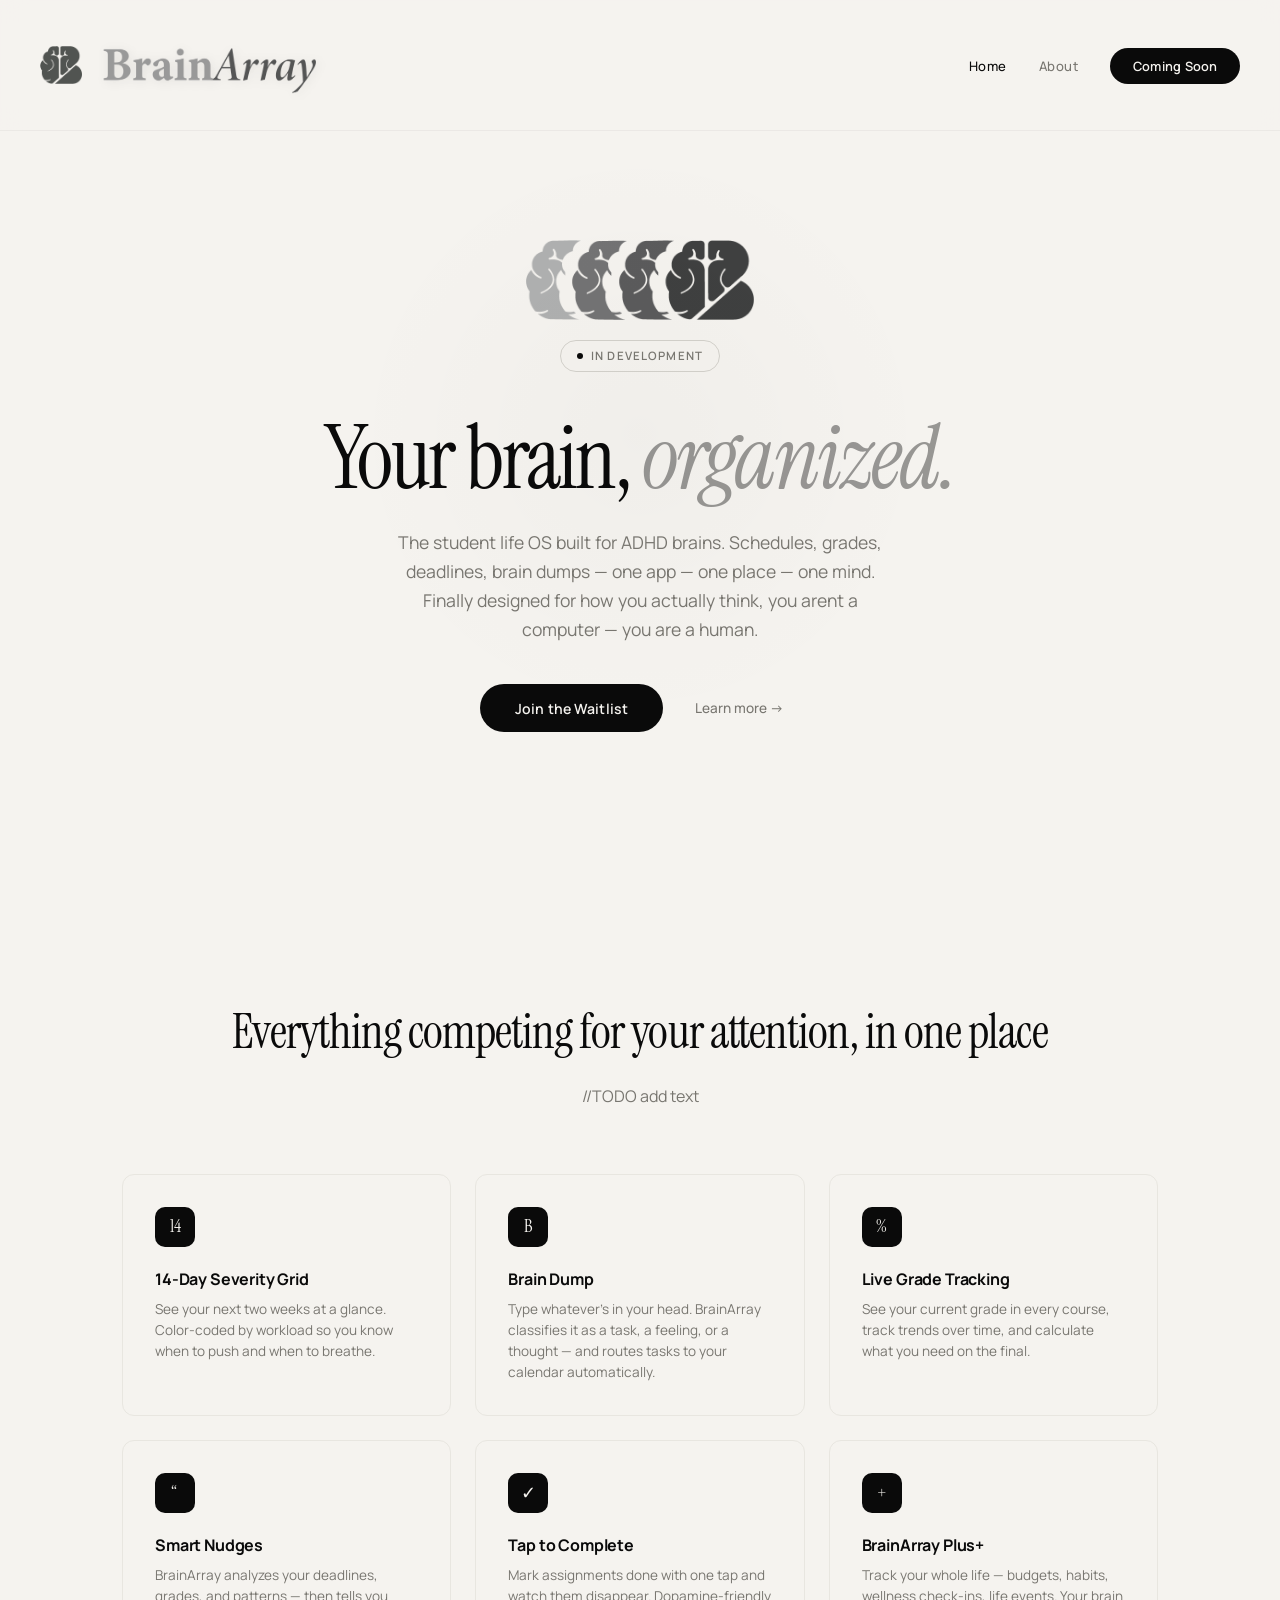
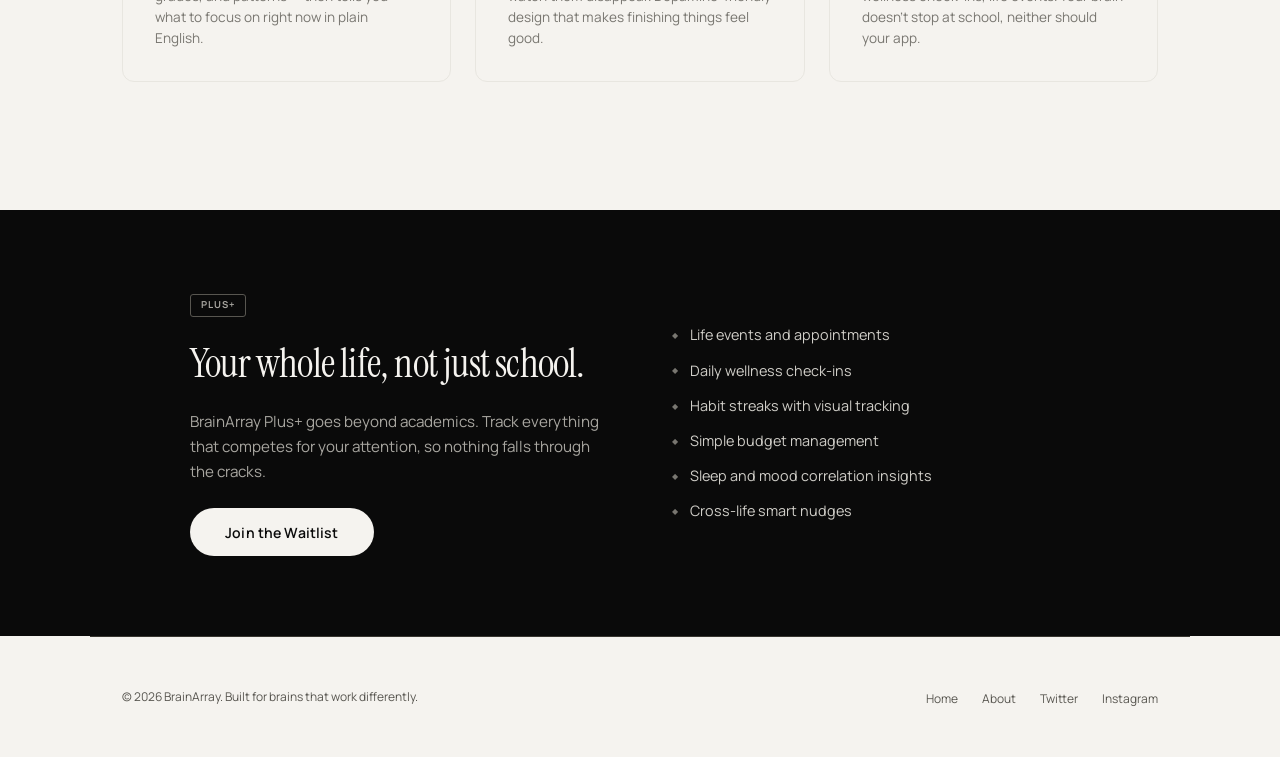
<file: index.html>
<!DOCTYPE html>
<html lang="en">
<head>
    <meta charset="UTF-8">
    <meta name="viewport" content="width=device-width, initial-scale=1.0">
    <meta name="description" content="BrainArray — The student life OS built for ADHD brains. Schedules, grades, deadlines, brain dumps — one app, designed for how you actually think.">
    <title>BrainArray — Built for brains that work differently</title>

    <!-- Fonts -->
    <link rel="preconnect" href="https://fonts.googleapis.com">
    <link rel="preconnect" href="https://fonts.gstatic.com" crossorigin>
    <link href="https://fonts.googleapis.com/css2?family=Instrument+Serif:ital@0;1&family=Manrope:wght@300;400;500;600;700;800&display=swap" rel="stylesheet">

    <!-- Styles -->
    <link rel="stylesheet" href="css/reset.css">
    <link rel="stylesheet" href="css/styles.css">
</head>
<body>

    <!-- Navigation -->
 <!-- Navigation -->
<nav class="nav">
    <a href="index.html" class="nav__logo">
        <img src="images/BaBlackIcon@4x.png" alt="BrainArray icon" class="nav__logo-image nav__logo-image--icon">
        <img src="images/BaTextDark@4x.png" alt="BrainArray wordmark" class="nav__logo-image nav__logo-image--text">
    </a>

    <ul class="nav__links">
        <li><a href="index.html" class="nav__link">Home</a></li>
        <li><a href="pages/about.html" class="nav__link">About</a></li>
        <li><a href="#" class="nav__cta">Coming Soon</a></li>
    </ul>
</nav>

    <!-- Hero -->
    <section class="hero">
        <img src="images/BaLogoExt@4x.png" alt="BrainArray logo" class="hero__logo">

        <div class="hero__badge">
            <span class="hero__badge-dot"></span>
            In Development
        </div>
        <h1 class="hero__title">Your brain, <em>organized.</em></h1>
        <p class="hero__subtitle">
            The student life OS built for ADHD brains.
            Schedules, grades, deadlines, brain dumps — one app — one place — one mind.
            Finally designed for how you actually think, you arent a computer — you are a human.
        </p>
        <div class="hero__cta-group">
            <a href="#" class="btn-primary">Join the Waitlist</a>
            <a href="pages/about.html" class="btn-ghost">Learn more &rarr;</a>
        </div>
    </section>

    <!-- Features -->
    <section class="features">
        <div class="features__header">
            <h2>Everything competing for your attention, in one place</h2>
            <p>//TODO add text </p>
        </div>

        <div class="features__grid">
            <div class="feature-card">
                <div class="feature-card__icon">14</div>
                <h3 class="feature-card__title">14-Day Severity Grid</h3>
                <p class="feature-card__desc">See your next two weeks at a glance. Color-coded by workload so you know when to push and when to breathe.</p>
            </div>
            <div class="feature-card">
                <div class="feature-card__icon">B</div>
                <h3 class="feature-card__title">Brain Dump</h3>
                <p class="feature-card__desc">Type whatever's in your head. BrainArray classifies it as a task, a feeling, or a thought — and routes tasks to your calendar automatically.</p>
            </div>
            <div class="feature-card">
                <div class="feature-card__icon">%</div>
                <h3 class="feature-card__title">Live Grade Tracking</h3>
                <p class="feature-card__desc">See your current grade in every course, track trends over time, and calculate what you need on the final.</p>
            </div>
            <div class="feature-card">
                <div class="feature-card__icon">&ldquo;</div>
                <h3 class="feature-card__title">Smart Nudges</h3>
                <p class="feature-card__desc">BrainArray analyzes your deadlines, grades, and patterns — then tells you what to focus on right now in plain English.</p>
            </div>
            <div class="feature-card">
                <div class="feature-card__icon">&#x2713;</div>
                <h3 class="feature-card__title">Tap to Complete</h3>
                <p class="feature-card__desc">Mark assignments done with one tap and watch them disappear. Dopamine-friendly design that makes finishing things feel good.</p>
            </div>
            <div class="feature-card">
                <div class="feature-card__icon">+</div>
                <h3 class="feature-card__title">BrainArray Plus+</h3>
                <p class="feature-card__desc">Track your whole life — budgets, habits, wellness check-ins, life events. Your brain doesn't stop at school, neither should your app.</p>
            </div>
        </div>
    </section>

    <!-- Plus Section -->
    <section class="plus">
        <div class="plus__inner">
            <div>
                <div class="plus__badge">PLUS+</div>
                <h2 class="plus__title">Your whole life, not just school.</h2>
                <p class="plus__desc">
                    BrainArray Plus+ goes beyond academics. Track everything
                    that competes for your attention, so nothing falls through the cracks.
                </p>
                <a href="#" class="btn-primary btn-primary--inverted">Join the Waitlist</a>
            </div>
            <div>
                <ul class="plus__features">
                    <li>Life events and appointments</li>
                    <li>Daily wellness check-ins</li>
                    <li>Habit streaks with visual tracking</li>
                    <li>Simple budget management</li>
                    <li>Sleep and mood correlation insights</li>
                    <li>Cross-life smart nudges</li>
                </ul>
            </div>
        </div>
    </section>

    <!-- Footer -->
    <footer class="footer footer--dark">
        <p class="footer__copy">&copy; 2026 BrainArray. Built for brains that work differently.</p>
        <ul class="footer__links">
            <li><a href="index.html" class="footer__link">Home</a></li>
            <li><a href="pages/about.html" class="footer__link">About</a></li>
            <li><a href="#" class="footer__link">Twitter</a></li>
            <li><a href="#" class="footer__link">Instagram</a></li>
        </ul>
    </footer>

    <!-- Scripts -->
    <script src="js/main.js"></script>

</body>
</html>
</file>
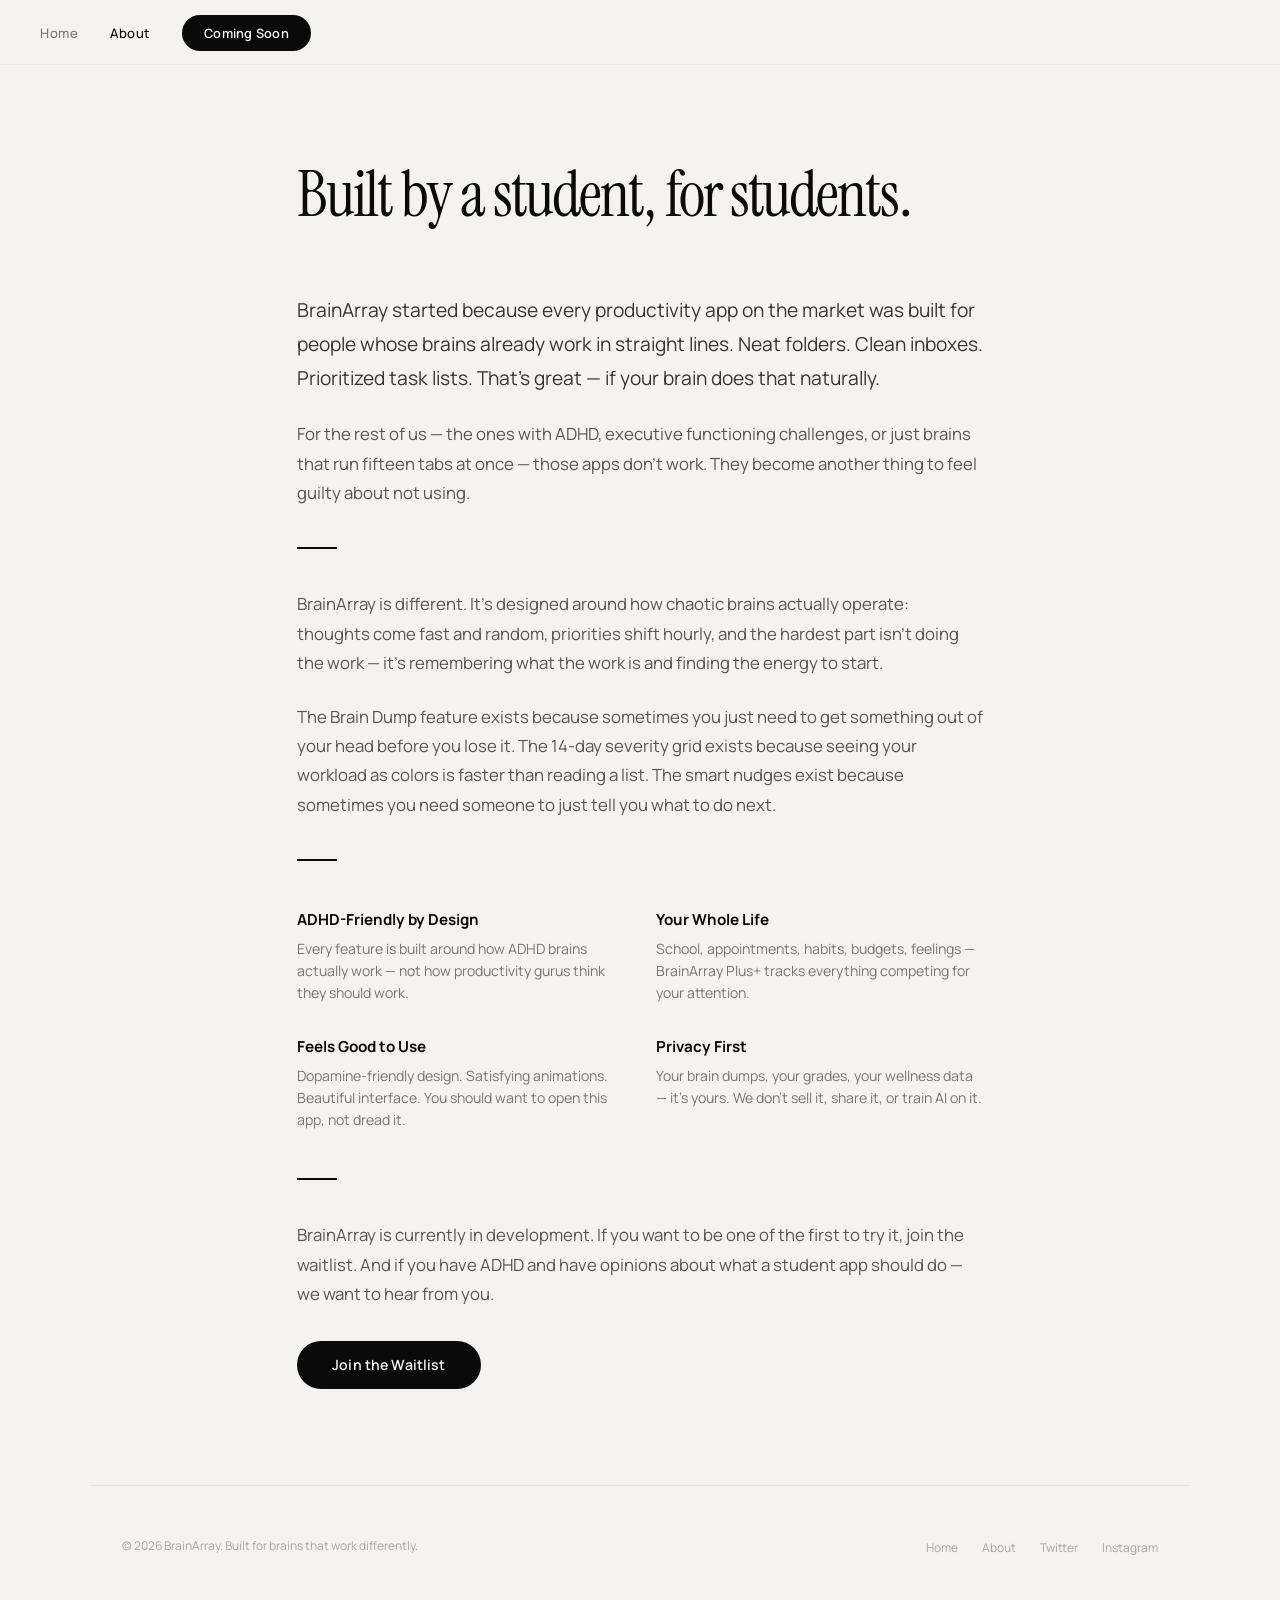
<file: pages/about.html>
<!DOCTYPE html>
<html lang="en">
<head>
    <meta charset="UTF-8">
    <meta name="viewport" content="width=device-width, initial-scale=1.0">
    <meta name="description" content="BrainArray — Built by a student, for students. An ADHD-friendly student life OS.">
    <title>About — BrainArray</title>

    <!-- Fonts -->
    <link rel="preconnect" href="https://fonts.googleapis.com">
    <link rel="preconnect" href="https://fonts.gstatic.com" crossorigin>
    <link href="https://fonts.googleapis.com/css2?family=Instrument+Serif:ital@0;1&family=Manrope:wght@300;400;500;600;700;800&display=swap" rel="stylesheet">

    <!-- Styles (go up one level from /pages/) -->
    <link rel="stylesheet" href="../css/reset.css">
    <link rel="stylesheet" href="../css/styles.css">
</head>
<body>

    <!-- Navigation -->
    <nav class="nav">
        

        <ul class="nav__links">
            <li><a href="../index.html" class="nav__link">Home</a></li>
            <li><a href="about.html" class="nav__link">About</a></li>
            <li><a href="#" class="nav__cta">Coming Soon</a></li>
        </ul>
    </nav>

    <!-- About Hero -->
    <section class="about-hero">
        <h1 class="about-hero__title">Built by a student, for students.</h1>
    </section>

    <!-- About Content -->
    <section class="about-content">
        <p class="about-content__text about-content__text--lead">
            BrainArray started because every productivity app on the market
            was built for people whose brains already work in straight lines.
            Neat folders. Clean inboxes. Prioritized task lists. That's great —
            if your brain does that naturally.
        </p>
        <p class="about-content__text">
            For the rest of us — the ones with ADHD, executive functioning challenges,
            or just brains that run fifteen tabs at once — those apps don't work.
            They become another thing to feel guilty about not using.
        </p>

        <div class="about-content__divider"></div>

        <p class="about-content__text">
            BrainArray is different. It's designed around how chaotic brains
            actually operate: thoughts come fast and random, priorities shift
            hourly, and the hardest part isn't doing the work — it's
            remembering what the work is and finding the energy to start.
        </p>
        <p class="about-content__text">
            The Brain Dump feature exists because sometimes you just need
            to get something out of your head before you lose it.
            The 14-day severity grid exists because seeing your workload
            as colors is faster than reading a list. The smart nudges
            exist because sometimes you need someone to just tell you
            what to do next.
        </p>

        <div class="about-content__divider"></div>

        <div class="about-values">
            <div class="about-value">
                <h3 class="about-value__title">ADHD-Friendly by Design</h3>
                <p class="about-value__desc">Every feature is built around how ADHD brains actually work — not how productivity gurus think they should work.</p>
            </div>
            <div class="about-value">
                <h3 class="about-value__title">Your Whole Life</h3>
                <p class="about-value__desc">School, appointments, habits, budgets, feelings — BrainArray Plus+ tracks everything competing for your attention.</p>
            </div>
            <div class="about-value">
                <h3 class="about-value__title">Feels Good to Use</h3>
                <p class="about-value__desc">Dopamine-friendly design. Satisfying animations. Beautiful interface. You should want to open this app, not dread it.</p>
            </div>
            <div class="about-value">
                <h3 class="about-value__title">Privacy First</h3>
                <p class="about-value__desc">Your brain dumps, your grades, your wellness data — it's yours. We don't sell it, share it, or train AI on it.</p>
            </div>
        </div>

        <div class="about-content__divider"></div>

        <p class="about-content__text">
            BrainArray is currently in development. If you want to be
            one of the first to try it, join the waitlist. And if you
            have ADHD and have opinions about what a student app should
            do — we want to hear from you.
        </p>

        <div style="margin-top: 2rem;">
            <a href="#" class="btn-primary">Join the Waitlist</a>
        </div>
    </section>

    <!-- Footer -->
    <footer class="footer">
        <p class="footer__copy">&copy; 2026 BrainArray. Built for brains that work differently.</p>
        <ul class="footer__links">
            <li><a href="../index.html" class="footer__link">Home</a></li>
            <li><a href="about.html" class="footer__link">About</a></li>
            <li><a href="#" class="footer__link">Twitter</a></li>
            <li><a href="#" class="footer__link">Instagram</a></li>
        </ul>
    </footer>

    <!-- Scripts (go up one level from /pages/) -->
    <script src="../js/main.js"></script>

</body>
</html>
</file>
<file: css/styles.css>
/* ====================================
   BrainArray — Main Stylesheet
   ==================================== */


/* ---- Design Tokens ---- */

:root {
    /* Colors */
    --color-black: #0a0a0a;
    --color-white: #f5f3ef;
    --color-gray-100: #e8e6e0;
    --color-gray-200: #d0cec8;
    --color-gray-300: #a8a6a0;
    --color-gray-400: #787670;
    --color-gray-500: #585650;
    --color-gray-600: #383630;
    --color-gray-700: #1a1a18;

    /* Typography */
    --font-display: 'Instrument Serif', Georgia, serif;
    --font-body: 'Manrope', system-ui, sans-serif;
    --font-mono: 'JetBrains Mono', monospace;

    /* Spacing */
    --space-xs: 0.25rem;
    --space-sm: 0.5rem;
    --space-md: 1rem;
    --space-lg: 2rem;
    --space-xl: 4rem;
    --space-2xl: 6rem;
    --space-3xl: 8rem;

    /* Layout */
    --max-width: 1100px;
    --max-width-narrow: 750px;

    /* Transitions */
    --ease-out: cubic-bezier(0.16, 1, 0.3, 1);
    --transition-fast: 0.2s ease;
    --transition-med: 0.3s ease;
}


/* ---- Base ---- */

body {
    font-family: var(--font-body);
    background: var(--color-white);
    color: var(--color-black);
    overflow-x: hidden;
}

::selection {
    background: var(--color-black);
    color: var(--color-white);
}


/* ---- Animations ---- */

@keyframes fadeUp {
    from { opacity: 0; transform: translateY(20px); }
    to { opacity: 1; transform: translateY(0); }
}

@keyframes fadeDown {
    from { opacity: 0; transform: translateY(-10px); }
    to { opacity: 1; transform: translateY(0); }
}

@keyframes pulse {
    0%, 100% { opacity: 0.4; }
    50% { opacity: 1; }
}


/* ====================================
   Components
   ==================================== */


/* ---- Navigation ---- */

.nav {
    position: fixed;
    top: 0; left: 0; right: 0;
    z-index: 100;
    padding: 0.7rem 2rem;
    display: flex;
    align-items: center;
    justify-content: space-between;
    background: rgba(245, 243, 239, 0.85);
    backdrop-filter: blur(12px);
    -webkit-backdrop-filter: blur(12px);
    border-bottom: 1px solid rgba(0, 0, 0, 0.04);
    transition: var(--transition-med);
}

.nav__logo {
    display: flex;
    align-items: center;
    gap: 0.5rem;
}

.nav__logo-image {
    display: block;
    width: auto;
    object-fit: contain;
}

.nav__logo-image--icon {
    height: 38px;
}

.nav__logo-image--text {
    height: 90px;
    padding-top: 15px;
}

.nav__links {
    display: flex;
    align-items: center;
    gap: 2rem;
}

.nav__link {
    font-size: 0.82rem;
    font-weight: 500;
    color: var(--color-gray-400);
    letter-spacing: 0.04em;
    transition: color var(--transition-fast);
}

.nav__link:hover,
.nav__link--active {
    color: var(--color-black);
}

.nav__cta {
    background: var(--color-black);
    color: var(--color-white);
    padding: 0.55rem 1.4rem;
    border-radius: 100px;
    font-size: 0.8rem;
    font-weight: 600;
    letter-spacing: 0.02em;
    transition: transform var(--transition-fast), box-shadow var(--transition-fast);
}

.nav__cta:hover {
    transform: translateY(-1px);
    box-shadow: 0 4px 20px rgba(0, 0, 0, 0.15);
    color: var(--color-white);
}


/* ---- Buttons ---- */

.btn-primary {
    display: inline-block;
    background: var(--color-black);
    color: var(--color-white);
    padding: 0.85rem 2.2rem;
    border-radius: 100px;
    font-size: 0.88rem;
    font-weight: 600;
    letter-spacing: 0.01em;
    transition: transform var(--transition-fast), box-shadow var(--transition-fast);
    border: none;
    cursor: pointer;
}

.btn-primary:hover {
    transform: translateY(-2px);
    box-shadow: 0 6px 30px rgba(0, 0, 0, 0.18);
    color: var(--color-white);
}

.btn-primary--inverted {
    background: var(--color-white);
    color: var(--color-black);
}

.btn-primary--inverted:hover {
    color: var(--color-black);
}

.btn-ghost {
    display: inline-block;
    color: var(--color-gray-400);
    font-size: 0.85rem;
    font-weight: 500;
    padding: 0.85rem 1rem;
    transition: color var(--transition-fast);
}

.btn-ghost:hover {
    color: var(--color-black);
}


/* ---- Hero ---- */

.hero {
    min-height: 100vh;
    display: flex;
    flex-direction: column;
    align-items: center;
    justify-content: center;
    text-align: center;
    padding: var(--space-3xl) var(--space-lg) var(--space-xl);
    position: relative;
    overflow: hidden;
}

.hero::before {
    content: '';
    position: absolute;
    top: 15%;
    left: 50%;
    transform: translateX(-50%);
    width: 600px;
    height: 600px;
    background: radial-gradient(circle, rgba(0, 0, 0, 0.02) 0%, transparent 70%);
    pointer-events: none;
}

.hero__logo {
    display: block;
    height: 80px;
    width: auto;
    margin-top: 0.5rem;
    margin-bottom: 1.25rem;
}

.hero__badge {
    display: inline-flex;
    align-items: center;
    gap: 0.5rem;
    padding: 0.4rem 1rem;
    border: 1px solid var(--color-gray-200);
    border-radius: 100px;
    font-size: 0.72rem;
    font-weight: 600;
    color: var(--color-gray-400);
    letter-spacing: 0.1em;
    text-transform: uppercase;
    margin-bottom: 2.5rem;
    animation: fadeDown 0.6s ease both 0.1s;
}

.hero__badge-dot {
    width: 6px;
    height: 6px;
    background: var(--color-black);
    border-radius: 50%;
    animation: pulse 2s ease-in-out infinite;
}

.hero__title {
    font-family: var(--font-display);
    font-size: clamp(3rem, 7vw, 5.5rem);
    font-weight: 400;
    line-height: 1.05;
    letter-spacing: -0.03em;
    max-width: 800px;
    margin-bottom: 1.5rem;
    animation: fadeUp 0.7s ease both 0.2s;
}

.hero__title em {
    font-style: italic;
    opacity: 0.4;
}

.hero__subtitle {
    font-size: 1.1rem;
    font-weight: 400;
    color: var(--color-gray-400);
    max-width: 500px;
    line-height: 1.65;
    margin-bottom: 2.5rem;
    animation: fadeUp 0.7s ease both 0.35s;
}

.hero__cta-group {
    display: flex;
    gap: 1rem;
    align-items: center;
    animation: fadeUp 0.7s ease both 0.5s;
}


/* ---- Features ---- */

.features {
    padding: var(--space-2xl) var(--space-lg) var(--space-3xl);
    max-width: var(--max-width);
    margin: 0 auto;
}

.features__header {
    text-align: center;
    margin-bottom: var(--space-xl);
}

.features__header h2 {
    font-family: var(--font-display);
    font-size: clamp(2rem, 4vw, 3rem);
    font-weight: 400;
    letter-spacing: -0.02em;
    margin-bottom: var(--space-md);
}

.features__header p {
    color: var(--color-gray-400);
    font-size: 1rem;
    max-width: 480px;
    margin: 0 auto;
    line-height: 1.6;
}

.features__grid {
    display: grid;
    grid-template-columns: repeat(3, 1fr);
    gap: 1.5rem;
}

.feature-card {
    padding: 2rem;
    border: 1px solid var(--color-gray-100);
    border-radius: 12px;
    transition: all var(--transition-med);
    position: relative;
    overflow: hidden;
}

.feature-card::after {
    content: '';
    position: absolute;
    top: 0; left: 0; right: 0;
    height: 2px;
    background: var(--color-black);
    transform: scaleX(0);
    transform-origin: left;
    transition: transform 0.4s var(--ease-out);
}

.feature-card:hover {
    border-color: var(--color-gray-200);
    transform: translateY(-3px);
}

.feature-card:hover::after {
    transform: scaleX(1);
}

.feature-card__icon {
    width: 40px;
    height: 40px;
    background: var(--color-black);
    color: var(--color-white);
    border-radius: 10px;
    display: flex;
    align-items: center;
    justify-content: center;
    font-family: var(--font-display);
    font-size: 1.1rem;
    margin-bottom: 1.25rem;
}

.feature-card__title {
    font-size: 1rem;
    font-weight: 700;
    margin-bottom: 0.5rem;
    letter-spacing: -0.01em;
}

.feature-card__desc {
    color: var(--color-gray-400);
    font-size: 0.85rem;
    line-height: 1.55;
}


/* ---- Plus Section ---- */

.plus {
    padding: 5rem var(--space-lg);
    background: var(--color-black);
    color: var(--color-white);
}

.plus__inner {
    max-width: 900px;
    margin: 0 auto;
    display: grid;
    grid-template-columns: 1fr 1fr;
    gap: 4rem;
    align-items: center;
}

.plus__badge {
    display: inline-block;
    font-size: 0.6rem;
    font-weight: 700;
    padding: 0.2rem 0.6rem;
    border: 1px solid var(--color-gray-500);
    border-radius: 3px;
    letter-spacing: 0.12em;
    color: var(--color-gray-300);
    margin-bottom: 1rem;
}

.plus__title {
    font-family: var(--font-display);
    font-size: 2.5rem;
    font-weight: 400;
    letter-spacing: -0.02em;
    margin-bottom: 1rem;
}

.plus__desc {
    color: var(--color-gray-300);
    font-size: 0.95rem;
    line-height: 1.65;
    margin-bottom: 1.5rem;
}

.plus__features {
    display: flex;
    flex-direction: column;
    gap: 0.85rem;
}

.plus__features li {
    display: flex;
    align-items: center;
    gap: 0.75rem;
    font-size: 0.9rem;
    color: var(--color-gray-200);
}

.plus__features li::before {
    content: '\25C6';
    font-size: 0.5rem;
    color: var(--color-gray-400);
}


/* ---- Footer ---- */

.footer {
    padding: 3rem var(--space-lg);
    border-top: 1px solid var(--color-gray-100);
    display: flex;
    align-items: center;
    justify-content: space-between;
    max-width: var(--max-width);
    margin: 0 auto;
}

.footer__copy {
    font-size: 0.75rem;
    color: var(--color-gray-300);
}

.footer__links {
    display: flex;
    gap: 1.5rem;
}

.footer__link {
    font-size: 0.75rem;
    color: var(--color-gray-300);
    transition: color var(--transition-fast);
}

.footer__link:hover {
    color: var(--color-black);
}

/* Footer on dark backgrounds */
.footer--dark {
    border-top-color: var(--color-gray-600);
}

.footer--dark .footer__copy,
.footer--dark .footer__link {
    color: var(--color-gray-500);
}

.footer--dark .footer__link:hover {
    color: var(--color-gray-300);
}


/* ---- About Page ---- */

.about-hero {
    padding: 10rem var(--space-lg) var(--space-xl);
    max-width: var(--max-width-narrow);
    margin: 0 auto;
}

.about-hero__title {
    font-family: var(--font-display);
    font-size: clamp(2.5rem, 5vw, 4rem);
    font-weight: 400;
    letter-spacing: -0.03em;
    line-height: 1.1;
    animation: fadeUp 0.6s ease both 0.1s;
}

.about-content {
    max-width: var(--max-width-narrow);
    margin: 0 auto;
    padding: 0 var(--space-lg) var(--space-2xl);
}

.about-content__text {
    font-size: 1.05rem;
    line-height: 1.75;
    color: var(--color-gray-500);
    margin-bottom: 1.5rem;
}

.about-content__text--lead {
    font-size: 1.2rem;
    color: var(--color-gray-600);
}

.about-content__divider {
    width: 40px;
    height: 2px;
    background: var(--color-black);
    margin: 2.5rem 0;
}

.about-values {
    display: grid;
    grid-template-columns: 1fr 1fr;
    gap: 2rem;
    margin: 3rem 0;
}

.about-value__title {
    font-size: 0.95rem;
    font-weight: 700;
    margin-bottom: 0.4rem;
}

.about-value__desc {
    font-size: 0.88rem;
    color: var(--color-gray-400);
    line-height: 1.55;
}


/* ====================================
   Responsive
   ==================================== */

@media (max-width: 768px) {
    .nav {
        padding: 1rem 1.5rem;
        flex-direction: column;
        align-items: center;
        justify-content: center;
        gap: 0.85rem;
    }

     .hero {
        padding-top: 12rem;
    }

    .nav__logo {
        justify-content: center;
        flex-wrap: wrap;
    }

    .nav__links {
        width: 100%;
        display: flex;
        justify-content: center;
        align-items: center;
        flex-wrap: wrap;
        gap: 0.75rem 1rem;
    }

    .features__grid {
        grid-template-columns: 1fr;
    }

    .plus__inner {
        grid-template-columns: 1fr;
        gap: 2rem;
    }

    .about-values {
        grid-template-columns: 1fr;
    }

    .footer {
        flex-direction: column;
        gap: 1rem;
        text-align: center;
    }

    .hero__cta-group {
        flex-direction: column;
    }
}

@media (max-width: 480px) {
    .nav {
        padding: 1rem;
    }

    .nav__links {
        gap: 0.5rem 0.75rem;
    }

    .nav__link,
    .nav__cta {
        display: inline-block;
        font-size: 0.78rem;
    }

  
}
</file>
